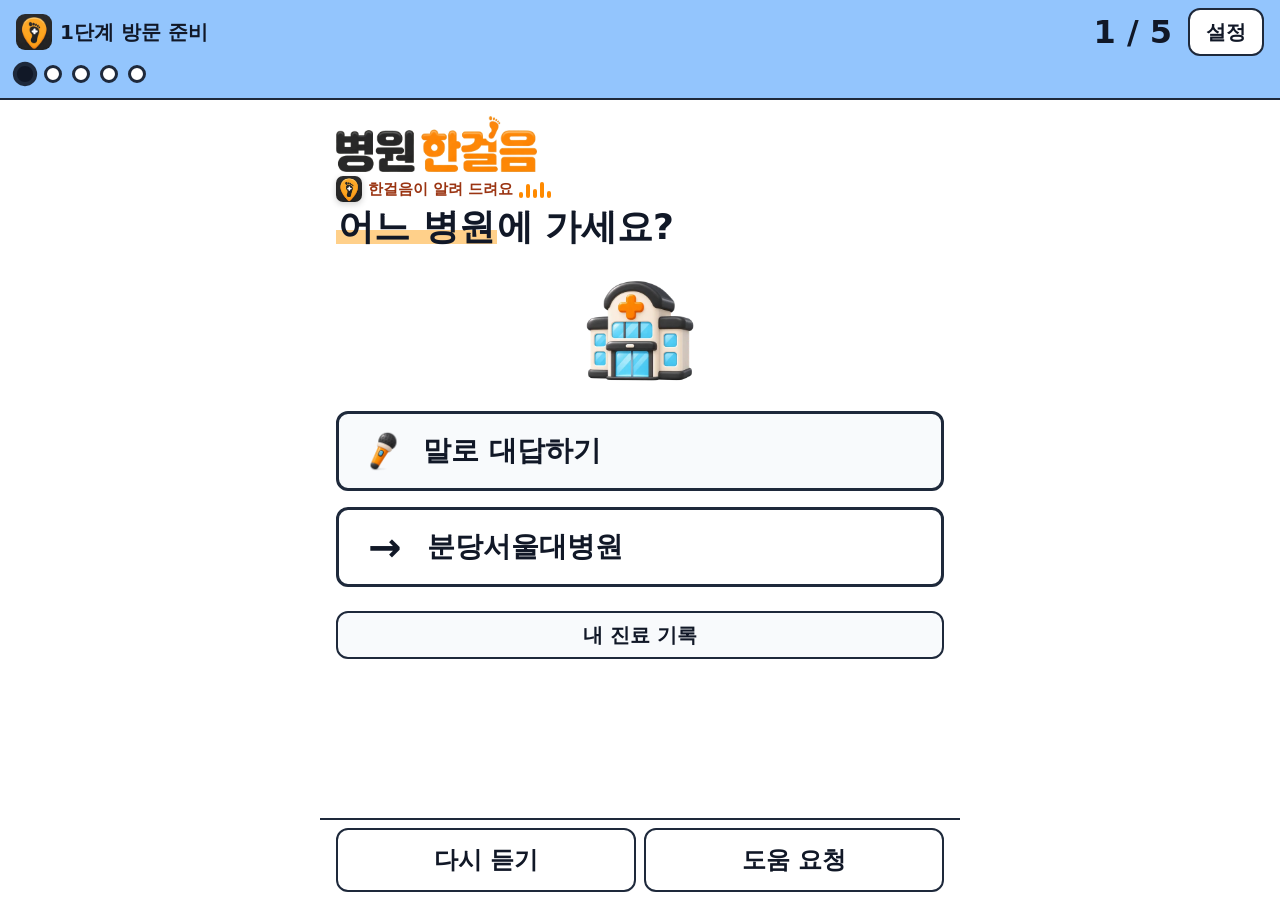
<file: index.html>
<!doctype html>
<html lang="ko" data-screen="prepare">
<head>
  <meta charset="utf-8">
  <meta name="viewport" content="width=device-width, initial-scale=1, viewport-fit=cover">
  <title>병원한걸음</title>
  <meta name="theme-color" content="#2d2f2f">
  <meta name="apple-mobile-web-app-title" content="병원한걸음">
  <link rel="icon" type="image/png" sizes="32x32" href="img/favicon-32.png">
  <link rel="icon" type="image/png" sizes="96x96" href="img/icon-96.png">
  <link rel="apple-touch-icon" href="img/apple-touch-icon.png">
  <link rel="manifest" href="manifest.webmanifest">
  <link rel="stylesheet" href="style.css?v=2026-11-28.2145">
  <script type="importmap">
{
  "imports": {
    "./config.js": "./config.js?v=2026-11-28.2145",
    "./js/alight.js": "./js/alight.js?v=2026-11-28.2145",
    "./js/app.js": "./js/app.js?v=2026-11-28.2145",
    "./js/areamap.js": "./js/areamap.js?v=2026-11-28.2145",
    "./js/arrival.js": "./js/arrival.js?v=2026-11-28.2145",
    "./js/arrow2d.js": "./js/arrow2d.js?v=2026-11-28.2145",
    "./js/arrow3d.js": "./js/arrow3d.js?v=2026-11-28.2145",
    "./js/clips.js": "./js/clips.js?v=2026-11-28.2145",
    "./js/compass.js": "./js/compass.js?v=2026-11-28.2145",
    "./js/contrast.js": "./js/contrast.js?v=2026-11-28.2145",
    "./js/floor.js": "./js/floor.js?v=2026-11-28.2145",
    "./js/help.js": "./js/help.js?v=2026-11-28.2145",
    "./js/ics.js": "./js/ics.js?v=2026-11-28.2145",
    "./js/intent.js": "./js/intent.js?v=2026-11-28.2145",
    "./js/keyplace.js": "./js/keyplace.js?v=2026-11-28.2145",
    "./js/korean.js": "./js/korean.js?v=2026-11-28.2145",
    "./js/listen.js": "./js/listen.js?v=2026-11-28.2145",
    "./js/navarrow.js": "./js/navarrow.js?v=2026-11-28.2145",
    "./js/notes-flow.js": "./js/notes-flow.js?v=2026-11-28.2145",
    "./js/notes-listen.js": "./js/notes-listen.js?v=2026-11-28.2145",
    "./js/notes-store.js": "./js/notes-store.js?v=2026-11-28.2145",
    "./js/notes-ui.js": "./js/notes-ui.js?v=2026-11-28.2145",
    "./js/notes.js": "./js/notes.js?v=2026-11-28.2145",
    "./js/notices.js": "./js/notices.js?v=2026-11-28.2145",
    "./js/paper.js": "./js/paper.js?v=2026-11-28.2145",
    "./js/photo-store.js": "./js/photo-store.js?v=2026-11-28.2145",
    "./js/pictos.js": "./js/pictos.js?v=2026-11-28.2145",
    "./js/route.js": "./js/route.js?v=2026-11-28.2145",
    "./js/sim.js": "./js/sim.js?v=2026-11-28.2145",
    "./js/storage.js": "./js/storage.js?v=2026-11-28.2145",
    "./js/version.js": "./js/version.js?v=2026-11-28.2145",
    "./js/voice.js": "./js/voice.js?v=2026-11-28.2145",
    "./js/zoom.js": "./js/zoom.js?v=2026-11-28.2145"
  }
}
  </script>
</head>
<body>
  <header class="top">
    <div class="top-row">
      <img class="top-icon" src="img/icon-96.png" alt="" width="36" height="36">
      <span id="stage-pill" class="pill">1단계 방문 준비</span>
      <span id="progress" class="progress" aria-live="polite"></span>
      <button id="btn-settings" class="btn small" type="button" aria-label="설정 열기">설정</button>
    </div>
    <div id="dots" class="dots" aria-hidden="true"></div>
  </header>

  <main id="main" class="main" tabindex="-1">
    <div id="brand" class="brand" hidden><img src="img/wordmark.png" alt="병원한걸음" width="573" height="160"></div>
    <div id="instr-line" class="instr-line" aria-hidden="true" hidden><img src="img/icon-96.png" alt="" width="34" height="34"><span class="instr-label">한걸음이 알려 드려요</span><span class="speaking-bars"><i></i><i></i><i></i><i></i><i></i></span></div>
    <div id="live" aria-live="polite" aria-atomic="true"><h1 id="instruction" class="instruction"></h1></div>
    <div id="screen"></div>
    <noscript><p class="instruction">이 앱은 자바스크립트가 필요해요.</p></noscript>
  </main>

  <nav class="bar" aria-label="공통 버튼">
    <div class="bar-row">
      <button id="btn-replay" class="btn" type="button">다시 듣기</button>
      <button id="btn-help" class="btn" type="button">도움 요청</button>
    </div>
    <button id="btn-primary" class="btn primary" type="button">→ 다음</button>
  </nav>

  <div id="overlay-help" class="overlay help" hidden></div>
  <div id="overlay-ask" class="overlay help" hidden></div>
  <div id="overlay-companion" class="overlay" hidden></div>
  <div id="overlay-settings" class="overlay" hidden></div>

  <script type="module" src="js/app.js?v=2026-11-28.2145"></script>
</body>
</html>
</file>
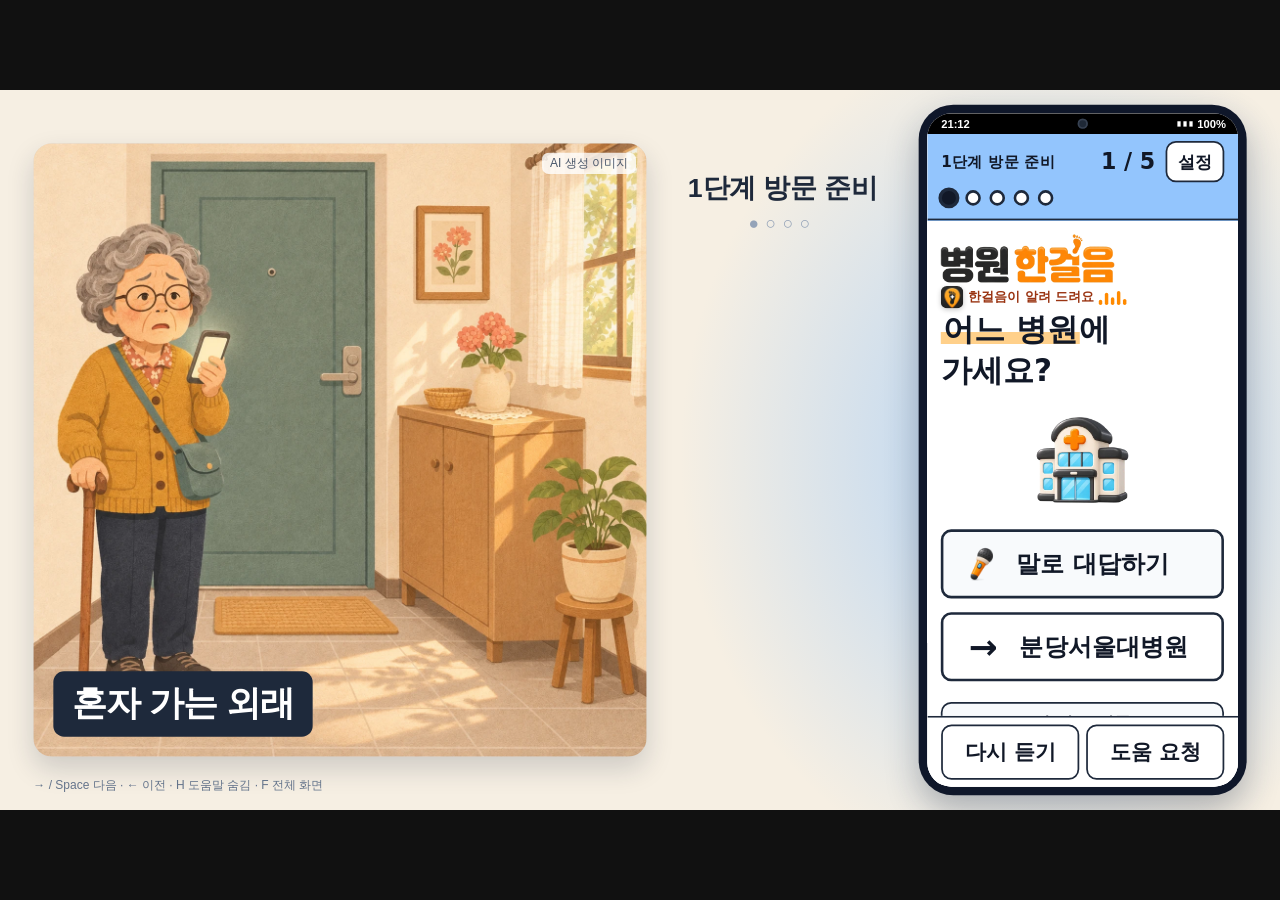
<file: demo/stage.html>
<!doctype html>
<html lang="ko">
<head>
<meta charset="utf-8">
<meta name="viewport" content="width=device-width, initial-scale=1">
<title>병원한걸음 실시간 시연</title>
<!-- Live demo stage: the film's layout (situation picture + caption on the left) with the REAL web app running inside a
     Galaxy-sized phone frame on the right. The presenter operates the app with the mouse and moves the left side on
     with the arrow keys; the app is never reloaded when the picture changes.
     Phone size: Galaxy S24 web viewport 360x780 CSS px by default; ?w=412&h=915 etc. overrides it, ?app=<url> changes the app.
     Served from the app's own site (demo/stage.html) the page can read the app screen, so the picture follows the app by
     itself; opened from a file it cannot (browser same-origin rule) and only the arrow keys move it. -->
<style>
  :root { --ink: #1E293B; --paper: #F6EFE3; --tint: #93C5FD; }
  html, body { margin: 0; height: 100%; background: #111; overflow: hidden; font-family: "Malgun Gothic", "Apple SD Gothic Neo", "Noto Sans KR", sans-serif; }
  #stage { position: absolute; left: 0; top: 0; width: 1920px; height: 1080px; transform-origin: 0 0; background: var(--paper); overflow: hidden; }
  #glow { position: absolute; right: -200px; top: -100px; width: 1100px; height: 1300px; background: radial-gradient(closest-side, color-mix(in srgb, var(--tint) 70%, transparent), transparent); transition: background .6s; }
  #pics { position: absolute; left: 50px; top: 80px; width: 920px; height: 920px; border-radius: 28px; overflow: hidden; box-shadow: 0 18px 40px rgba(30,41,59,.18); background: #ddd; }
  #pics img { position: absolute; inset: 0; width: 100%; height: 100%; object-fit: cover; opacity: 0; transition: opacity .45s; }
  #pics img.on { opacity: 1; }
  #pics img.crop { transform: scale(1.15); transform-origin: 0 100%; }
  #ai { position: absolute; right: 16px; top: 14px; padding: 4px 12px; border-radius: 10px; background: rgba(255,255,255,.8); font-size: 18px; color: #475569; z-index: 2; }
  #cap { position: absolute; left: 30px; bottom: 30px; max-width: 860px; padding: 14px 28px; border-radius: 16px; background: var(--ink); color: #fff; font-size: 52px; font-weight: 800; letter-spacing: -1px; z-index: 2; transition: opacity .3s; }
  #phase { position: absolute; left: 975px; width: 400px; top: 120px; text-align: center; font-size: 40px; font-weight: 800; color: var(--ink); }
  #dots { position: absolute; left: 975px; width: 400px; top: 185px; text-align: center; font-size: 26px; letter-spacing: 10px; color: #94A3B8; }
  #phone { position: absolute; background: #0F172A; border-radius: 52px; box-shadow: 0 22px 50px rgba(30,41,59,.3); }
  #screen { position: absolute; overflow: hidden; border-radius: 36px; background: #fff; }
  #screen iframe { position: absolute; left: 0; border: 0; transform-origin: 0 0; display: block; }
  #status { position: absolute; left: 0; top: 0; background: #000; color: #fff; transform-origin: 0 0; font-size: 13px; font-weight: 600; }
  #status span { position: absolute; top: 5px; }
  #punch { position: absolute; width: 12px; height: 12px; border-radius: 50%; background: #1f2937; box-shadow: inset 0 0 0 2px #374151; top: 6px; }
  #help { position: absolute; left: 50px; bottom: 26px; font-size: 18px; color: #64748B; }
  body.clean #help { display: none; }
</style>
</head>
<body>
<div id="stage">
  <div id="glow"></div>
  <div id="pics"><span id="ai">AI 생성 이미지</span><div id="cap"></div></div>
  <div id="phase"></div><div id="dots"></div>
  <div id="phone"><div id="screen"><div id="status"><span id="clock" style="left:16px">9:41</span><div id="punch"></div><span style="right:14px">▮▮▮ 100%</span></div><iframe id="app" allow="geolocation; accelerometer; gyroscope; magnetometer; autoplay"></iframe></div></div>
  <div id="help">→ / Space 다음 · ← 이전 · H 도움말 숨김 · F 전체 화면</div>
</div>
<script>
// cards: same pictures and captions as the film (plan.json)
const SEGS = [
  { phase: '1단계 방문 준비', color: '#93C5FD', cards: [['s1', '혼자 가는 외래'], ['s1b', '한 화면에 질문 하나']] },
  { phase: '2단계 이동 안내', color: '#6EE7B7', cards: [['s2b', '지금 할 일 하나'], ['s2b', '몸을 돌리면 화살표도 돈다']] },
  { phase: '3단계 병원 안', color: '#FDE047', cards: [['s3lobby', '다음 갈 곳을 지도로'], ['s5', '선생님께 보여 드리기'], ['s3b', '처방전은 사진으로 보관']] },
  { phase: '4단계 돌아와서', color: '#FDBA74', cards: [['s2', '돌아가는 길까지'], ['s4', '미금역까지 안내 끝'], ['s6', '병원 문자를 정리해요'], ['s6', '다음 예약 날짜'], ['s7', '달력에 넣으면 휴대폰이 알려 줘요']] },
];
const CROP = { s2b: true };   // the film crops s2b so a Seoul landmark the generator added stays out of frame
const q = new URLSearchParams(location.search);
const VW = +q.get('w') || 360, VH = +q.get('h') || 780;          // phone web viewport in CSS px (Galaxy S24 default)
const SAME_SITE = /\/demo\/[^/]*$/.test(location.pathname) && location.protocol.startsWith('http');
const APP = q.get('app') || (SAME_SITE ? '../index.html' : 'https://titoliviomilazzo.github.io/hospital-step/');
const IMG_DIR = q.get('img') || 'img/';

// phone: screen fills 1010 px of the 1080 stage height; the app keeps its true viewport and is scaled up to fit
const SB = 24;                                                  // Android status bar (CSS px) with the punch-hole camera
const BEZ = 13, SH = 1010, K = SH / VH, SW = Math.round(VW * K);
const PW = SW + 2 * BEZ, PH = SH + 2 * BEZ, PX = 1920 - 50 - PW, PY = (1080 - PH) / 2;
const $ = id => document.getElementById(id);
Object.assign($('phone').style, { left: PX + 'px', top: PY + 'px', width: PW + 'px', height: PH + 'px' });
Object.assign($('screen').style, { left: BEZ + 'px', top: BEZ + 'px', width: SW + 'px', height: SH + 'px' });
Object.assign($('status').style, { width: VW + 'px', height: SB + 'px', transform: `scale(${K})` });
Object.assign($('app').style, { top: SB * K + 'px', width: VW + 'px', height: VH - SB + 'px', transform: `scale(${K})` });
$('punch').style.left = VW / 2 - 6 + 'px';
const tick = () => { const d = new Date(); $('clock').textContent = d.getHours() + ':' + String(d.getMinutes()).padStart(2, '0'); }; tick(); setInterval(tick, 10000);
$('phase').style.left = $('dots').style.left = (970 + (PX - 970) / 2 - 200) + 'px';
$('app').src = APP;

// pictures
const flat = SEGS.flatMap((s, si) => s.cards.map(([img, cap]) => ({ si, img, cap })));
const els = {};
for (const name of new Set(flat.map(c => c.img))) {
  const im = new Image(); im.src = IMG_DIR + name + '.webp'; if (CROP[name]) im.className = 'crop'; $('pics').insertBefore(im, $('ai')); els[name] = im;
}
let i = 0;
function show() {
  const c = flat[i], s = SEGS[c.si];
  for (const k in els) els[k].classList.toggle('on', k === c.img);
  $('cap').textContent = c.cap;
  $('phase').textContent = s.phase;
  $('dots').textContent = SEGS.map((_, k) => k === c.si ? '●' : '○').join('');
  document.documentElement.style.setProperty('--tint', s.color);
}
function fit() { const k = Math.min(innerWidth / 1920, innerHeight / 1080); const st = $('stage').style; st.transform = `scale(${k})`; st.left = (innerWidth - 1920 * k) / 2 + 'px'; st.top = (innerHeight - 1080 * k) / 2 + 'px'; }
addEventListener('resize', fit); fit(); show();
// keys work while the stage has focus; after clicking inside the app, click the picture once to give the keys back
function onKey(e) {
  if (['ArrowRight', ' ', 'PageDown'].includes(e.key)) { i = Math.min(flat.length - 1, i + 1); show(); e.preventDefault(); }
  else if (['ArrowLeft', 'PageUp'].includes(e.key)) { i = Math.max(0, i - 1); show(); e.preventDefault(); }
  else if (e.key === 'h' || e.key === 'H') document.body.classList.toggle('clean');
  else if (e.key === 'f' || e.key === 'F') (document.fullscreenElement ? document.exitFullscreen() : document.documentElement.requestFullscreen());
}
addEventListener('keydown', onKey);
// after a click inside the app the keys go to the app: on the same site, pass the page keys (not Space, which presses app buttons) back up
$('app').addEventListener('load', () => { try { $('app').contentWindow.addEventListener('keydown', e => { if (['ArrowRight', 'ArrowLeft', 'PageDown', 'PageUp'].includes(e.key)) onKey(e); }); } catch (err) { /* other site */ } });
// follow the app: read its stage label and screen, pick the matching card; a manual key press holds until the app moves on
const CARD = Object.fromEntries(flat.map((c, k) => [c.cap, k]));
function cardFor(d) {
  const vis = sel => { const e = d.querySelector(sel); return Boolean(e && e.offsetParent); };
  const pill = (d.getElementById('stage-pill')?.innerText || '').trim();
  const prog = (d.getElementById('progress')?.innerText || '').replace(/\s/g, '');
  const head = [...d.querySelectorAll('h1, h2')].filter(e => e.offsetParent).map(e => e.innerText).join(' ');
  const buttons = [...d.querySelectorAll('button')].filter(e => e.offsetParent).map(e => e.innerText).join(' ');
  const text = d.body.innerText;
  if (head.includes('사진') && pill.includes('기록')) return '처방전은 사진으로 보관';
  if (pill.startsWith('1단계')) return prog.startsWith('1/') ? '혼자 가는 외래' : '한 화면에 질문 하나';
  if (pill.startsWith('2단계')) return vis('#btn-compass') ? '몸을 돌리면 화살표도 돈다' : '지금 할 일 하나';
  if (pill.startsWith('3단계')) {
    if (d.body.classList.contains('modal-open')) return '선생님께 보여 드리기';
    return vis('#btn-rx-photo') ? '처방전은 사진으로 보관' : '다음 갈 곳을 지도로';
  }
  if (pill.startsWith('4단계')) return vis('#btn-arrived-paste') ? '미금역까지 안내 끝' : '돌아가는 길까지';
  if (pill.includes('기록')) {
    if (buttons.includes('달력에 넣기')) return '달력에 넣으면 휴대폰이 알려 줘요';
    if (text.includes('다음에 오는 날') || text.includes('약 드시는 법')) return '다음 예약 날짜';
    return '병원 문자를 정리해요';
  }
  return null;
}
let lastAuto = null;
setInterval(() => {
  let d; try { d = $('app').contentDocument; } catch (e) { return; }   // other site: no access, manual only
  if (!d || !d.body) return;
  const cap = cardFor(d);
  if (cap && cap !== lastAuto && cap in CARD) { lastAuto = cap; i = CARD[cap]; show(); }
}, 300);
$('pics').addEventListener('click', () => { i = Math.min(flat.length - 1, i + 1); show(); });
</script>
</body>
</html>
</file>
<file: style.css>
/* Large-screen easy mode. One question or one action per screen, huge text, a few huge buttons.
   White page, dark navy text. The stage accent colour appears only in the header band and on the
   primary button. The bottom bar is one element, so its geometry is the same on every screen.
   Touch targets are at least 44x44 CSS px; answer buttons are at least 80px tall.
   Colour values are checked against WCAG contrast by tests/contrast.test.mjs (keep in sync with
   app/js/contrast.js). */
:root {
  --ink: #111827;
  --line: #1e293b;
  --bg: #ffffff;
  --card: #f8fafc;
  --muted: #475569;
  --accent: #93c5fd; /* prepare */
  --top-h: 100px;
  --bar-h: 168px;
  --fs: 1.25rem;
  --fs-instr: 36px;
}
:root[data-screen="travel"] { --accent: #6ee7b7; }
:root[data-screen="indoor"] { --accent: #fde047; }
:root[data-screen="return"] { --accent: #fdba74; }
:root.large { --fs: 1.5rem; --fs-instr: 44px; }

* { box-sizing: border-box; }
html, body { margin: 0; height: 100%; }
body {
  font-family: system-ui, -apple-system, "Segoe UI", "Malgun Gothic", "Apple SD Gothic Neo", sans-serif;
  font-size: var(--fs);
  line-height: 1.5;
  color: var(--ink);
  background: var(--bg);
}
body.modal-open { overflow: hidden; }

/* Header band: stage pill, large progress and one dot per step. */
.top {
  position: fixed; top: 0; left: 0; right: 0; z-index: 10;
  min-height: var(--top-h); padding: 8px 16px 10px;
  display: flex; flex-direction: column; gap: 6px;
  background: var(--accent);
  border-bottom: 2px solid var(--line);
}
.top-row { display: flex; align-items: center; gap: 8px; min-height: 48px; }
.pill { font-weight: 800; font-size: 1.25rem; }
.top-icon { width: 36px; height: 36px; border-radius: 9px; flex: none; }
.pill, .progress, #btn-settings { white-space: nowrap; }
/* Wordmark on the first question screen only; the app name is not repeated on later screens. */
.brand { margin: 4px 0 0; }
.brand img { display: block; width: auto; height: 56px; max-width: 100%; object-fit: contain; object-position: left; }
.progress { margin-left: auto; font-size: 2rem; font-weight: 900; line-height: 1; }
#btn-settings { margin-left: 8px; }
.progress:empty + #btn-settings { margin-left: auto; }
.dots { display: flex; gap: 10px; align-items: center; min-height: 24px; }
.dot {
  width: 18px; height: 18px; border-radius: 50%;
  background: #fff; border: 3px solid var(--line);
}
.dot.done { background: var(--ink); }
.dot.current { background: var(--ink); transform: scale(1.35); }

.main {
  max-width: 640px; margin: 0 auto;
  padding: calc(var(--top-h) + 12px) 16px calc(var(--bar-real, var(--bar-h)) + 24px);
  outline: none;
}
.stack { display: flex; flex-direction: column; gap: 16px; }
.instruction {
  font-size: var(--fs-instr); line-height: 1.3; margin: 8px 0 12px; font-weight: 800;
  word-break: keep-all; overflow-wrap: break-word;
}
/* Header line above the instruction on route and prepare screens: app icon, label, speaking bars (decorative). */
.instr-line { display: flex; align-items: center; gap: 8px; margin: 8px 0 4px; }
.instr-line[hidden] { display: none; }
/* Prepare screens: compact variant (small icon and label, tight margins) so the answers stay above the bar. */
.instr-line.compact { margin: 4px 0 2px; gap: 6px; }
.instr-line.compact img { width: 26px; height: 26px; border-radius: 7px; }
.instr-line.compact .instr-label { font-size: 15px; }
.instr-line.compact:not([hidden]) + #live .instruction { margin-top: 2px; }
.instr-line img { width: 34px; height: 34px; border-radius: 9px; box-shadow: 0 2px 6px rgba(0,0,0,.2); }
.instr-label { font-size: 17px; font-weight: 800; color: #9a3412; }
.speaking-bars { display: inline-flex; align-items: flex-end; gap: 3px; height: 18px; }
.speaking-bars i { display: block; width: 4px; height: 8px; border-radius: 2px; background: #FF8A00; }
.speaking-bars i:nth-child(1) { height: 6px; }
.speaking-bars i:nth-child(2) { height: 14px; }
.speaking-bars i:nth-child(3) { height: 9px; }
.speaking-bars i:nth-child(4) { height: 16px; }
.speaking-bars i:nth-child(5) { height: 7px; }
/* The bars pulse only while the app is playing a spoken sentence (voice.js sets html.speaking). */
:root.speaking .speaking-bars i { animation: speak-pulse 0.9s ease-in-out infinite alternate; }
:root.speaking .speaking-bars i:nth-child(2) { animation-delay: -0.2s; }
:root.speaking .speaking-bars i:nth-child(3) { animation-delay: -0.45s; }
:root.speaking .speaking-bars i:nth-child(4) { animation-delay: -0.1s; }
:root.speaking .speaking-bars i:nth-child(5) { animation-delay: -0.6s; }
@keyframes speak-pulse { from { transform: scaleY(0.45); } to { transform: scaleY(1.15); } }
.speaking-bars i { transform-origin: bottom; }
.instr-key { background: linear-gradient(transparent 58%, #FFD08A 58%, #FFD08A 92%, transparent 92%); padding: 0 2px; }
.instruction.compact { font-size: 26px; line-height: 1.25; margin: 0 0 6px; }
:root.large .instruction.compact { font-size: 32px; }
h2 { font-size: 1.1em; margin: 0 0 8px; }
.muted { color: var(--muted); margin: 4px 0; font-size: 20px; }
.note { margin: 4px 0; font-size: 20px; font-weight: 700; }
.warn { font-weight: 700; font-size: 22px; }

.btn {
  min-height: 48px; min-width: 48px; padding: 8px 16px;
  font: inherit; font-weight: 700; color: var(--ink);
  background: #fff; border: 2px solid var(--line); border-radius: 12px;
  cursor: pointer; text-align: center; text-decoration: none;
  display: inline-flex; align-items: center; justify-content: center;
}
.btn:disabled { opacity: 0.5; cursor: not-allowed; }
.btn:focus-visible, summary:focus-visible, input:focus-visible, textarea:focus-visible { outline: 3px solid #1d4ed8; outline-offset: 2px; }
.btn.small { min-height: 48px; min-width: 48px; padding: 4px 16px; font-size: 20px; }
.btn.wide { width: 100%; }
.btn.ghost { background: var(--card); }
.btn.primary { background: var(--accent); }
.btn.link { background: var(--accent); }
.btn.secondary { width: 100%; min-height: 72px; font-size: 24px; background: var(--card); }

/* Question screens: full-width answer buttons with a big leading symbol. */
.answers { display: flex; flex-direction: column; gap: 12px; }
.btn.answer {
  width: 100%; min-height: 80px; padding: 12px 20px; gap: 16px;
  font-size: 28px; line-height: 1.2; justify-content: flex-start; text-align: left; border-width: 3px;
}
.btn.answer .sym { font-size: 40px; line-height: 1; width: 1.3em; text-align: center; flex: 0 0 auto; }
.btn.answer .answer-text { flex: 1; min-width: 0; overflow-wrap: anywhere; }
.btn.answer.selected { border-width: 6px; }
.btn.answer.talk-btn { background: var(--card); }
:root.large .btn.answer { font-size: 32px; }
.typed { display: flex; flex-direction: column; gap: 8px; }

/* Confirm screen: four big rows, each with [수정]. */
.confirm-rows { display: flex; flex-direction: column; gap: 12px; }
.confirm-row {
  display: flex; align-items: center; gap: 12px; min-height: 80px;
  border: 2px solid var(--line); border-radius: 12px; padding: 8px 12px;
}
.confirm-text { flex: 1; min-width: 0; display: flex; flex-direction: column; }
.confirm-label { font-size: 20px; color: var(--muted); font-weight: 700; }
.confirm-value { font-size: 28px; font-weight: 800; line-height: 1.25; overflow-wrap: anywhere; }
.confirm-value.unknown { color: var(--muted); }
.edit-btn { min-height: 64px; min-width: 88px; font-size: 24px; flex: 0 0 auto; }

/* Question screens: a hero illustration above the choices. Its height grows with the screen height
   (see --hero-h below: 100vh - 592px, clamped to 72..132px) so the answer buttons stay above the bar. The 592 is the
   old 568 plus 24px for the compact prepare header line (4px top margin + 26px icon + 2px gap, minus the 8px
   instruction top margin it replaces). At 664px tall the formula gives exactly 72px, the minimum, so the hero is
   72px (it was 96px before the header line); the answers sit about where they did before the line. */
.hero { display: flex; justify-content: center; align-items: center; gap: 12px; }
.hero svg { height: var(--hero-h, 96px); width: auto; aspect-ratio: 1 / 1; max-width: 45%; flex: 0 1 auto; }
/* Compact on every question screen: the answer buttons must stay above the bar on small phones. */
.hero svg { --hero-h: clamp(72px, calc(100vh - 592px), 132px); }
@supports (height: 100dvh) { .hero svg { --hero-h: clamp(72px, calc(100dvh - 592px), 132px); } }
.hero-mobility { display: none; } /* the three answer buttons already carry the walker and wheelchair icons */
/* Short phones (iPhone SE + browser chrome): drop the hero and the dots, the progress number stays. */
@media (max-height: 640px) {
  :root { --top-h: 68px; }
  .hero, .dots { display: none; }
  /* Bus ride screens (get-off alert): tighter vertical rhythm so the whole alert panel, down to
     [알림 끄기], sits above the bar at scroll 0. The explanatory note is dropped before the alert
     is on; the button and the browser's own location prompt say the same. */
  .main { padding-top: calc(var(--top-h) + 6px); }
  #live { margin-bottom: 4px; }
  .instr-line { margin: 0 0 2px; gap: 6px; }
  .instr-line img { width: 26px; height: 26px; border-radius: 7px; }
  .instr-label { font-size: 15px; }
  .instruction.compact { margin: 0 0 2px; line-height: 1.2; }
  .stack { gap: 12px; }
  .alight .note { display: none; }
}
.has-heard .hero { display: none; } /* the heard-text box takes the room, so every choice stays reachable */
.heard { gap: 4px; padding: 8px 12px; }
.heard-head { display: flex; align-items: center; justify-content: space-between; gap: 8px; flex-wrap: wrap; }
.heard-head .muted { margin: 0; }
.heard .quote { font-size: 22px; }
.btn.answer .sym.icon { width: 48px; height: 48px; }
.btn-icon { display: block; width: 48px; height: 48px; }

/* Get-off alert panel on the bus screen. */
.alight { align-items: stretch; gap: 6px; padding: 8px 12px; }
.alight .btn.secondary { min-height: 72px; }
.alight .note { line-height: 1.3; }
.alight-status { margin: 0; font-size: 28px; font-weight: 800; line-height: 1.25; text-align: center; }
.alight-banner {
  margin: 0; padding: 16px; font-size: 32px; line-height: 1.3; font-weight: 900; text-align: center;
  background: var(--bg); border: 8px solid var(--line); border-radius: 12px; word-break: keep-all;
}
.alight-banner.early { border-style: dashed; }
.alight-banner.off { background: var(--card); font-size: 24px; font-weight: 800; border-width: 2px; }

.picto-box.compact { width: min(100%, 130px); }
.picto-box.compact .arrow-svg, .picto-box.compact .arrow-holder canvas { width: min(110px, 100%); }
.picto-box.compact .picto-caption { font-size: 20px; }

.arrival-text { margin: 0; font-size: 28px; font-weight: 800; text-align: center; }

/* Checklist screen. */
.items { display: flex; flex-direction: column; gap: 16px; }
.item-row {
  display: flex; align-items: center; gap: 16px;
  border: 2px solid var(--line); border-radius: 12px; padding: 12px 16px;
}
.picto-item { width: 104px; height: 78px; flex: 0 0 auto; }
.item-name { font-size: 28px; font-weight: 800; line-height: 1.25; overflow-wrap: anywhere; }

.card {
  background: var(--card); border: 2px solid var(--line); border-radius: 12px;
  padding: 12px 16px; display: flex; flex-direction: column; gap: 8px;
}
.quote { margin: 0; font-weight: 700; font-size: 24px; overflow-wrap: anywhere; }
.badge {
  align-self: flex-start; padding: 2px 12px; font-weight: 800; font-size: 20px;
  background: #fff; border: 2px solid var(--line); border-radius: 999px;
}
.reask { margin: 0; font-weight: 800; font-size: 24px; }
.check { display: flex; align-items: center; gap: 12px; min-height: 44px; }
.check input, .radio input { width: 24px; height: 24px; margin: 0; }
.radio-row { display: flex; gap: 16px; flex-wrap: wrap; }
.radio { display: flex; align-items: center; gap: 8px; min-height: 44px; }
.setting-title { font-weight: 700; margin: 8px 0 0; }

/* The one small [자세히] button at the bottom; sign text, detail, status and source live inside. */
details.more { border: 0; padding: 0; }
details.more > summary {
  width: fit-content; min-height: 48px; margin: 0 auto; padding: 4px 20px;
  display: flex; align-items: center; cursor: pointer; list-style: none;
  font-size: 20px; font-weight: 700;
  background: var(--card); border: 2px solid var(--line); border-radius: 12px;
}
details.more > summary::-webkit-details-marker { display: none; }
details.more[open] > summary { margin-bottom: 12px; }
.kv { display: flex; gap: 8px; padding: 2px 0; font-size: 20px; }
.kv-k { flex: 0 0 5.5em; font-weight: 700; }
.kv-v { flex: 1; overflow-wrap: anywhere; }
.summary { margin: 0; padding-left: 1.4em; font-size: 20px; }
.bottom-links { display: flex; flex-direction: column; gap: 12px; margin-top: 8px; }
.link-row { display: flex; gap: 12px; flex-wrap: wrap; justify-content: center; }

/* Travel and indoor screens: the picture box is the main thing on screen. */
.picto-box { width: 70%; max-width: 320px; margin: 0 auto; }
.picto { display: block; width: 100%; height: auto; }
.picto-box.arrow-mode { width: min(100%, 320px); display: flex; flex-direction: column; align-items: center; gap: 4px; }
.picto-box.done { width: 60%; max-width: 240px; }
.nav-dist { margin: 4px 0; font-size: 28px; font-weight: 800; text-align: center; }
.picto-caption { margin: 0; font-size: 28px; font-weight: 800; text-align: center; }
.sign-note { margin: 0; font-size: 24px; font-weight: 700; text-align: center; }
/* The arrow box is a square: 62vw up to 240px; on short screens 50vw up to 190px so it clears the bottom bar. */
/* app.js fitArrow() sets --arrow-size (120px up to the CSS size) so the arrow box clears the bar; without JS the CSS size applies. */
.arrow-holder { display: flex; flex-direction: column; align-items: center; justify-content: center; width: var(--arrow-size, min(62vw, 240px)); height: var(--arrow-size, min(62vw, 240px)); max-width: 100%; overflow: hidden; margin: 0 auto; }
.arrow-holder canvas { display: block; width: 100%; height: 100%; }
.arrow-svg { display: block; width: 100%; height: 100%; }
/* Bus points (waiting, riding) keep the former arrow size and place. */
.arrow-holder.legacy { width: 100%; height: auto; overflow: hidden; margin: 0; }
.arrow-holder.legacy canvas { aspect-ratio: 1 / 1; width: min(280px, 100%); height: auto; }
.arrow-holder.legacy .arrow-svg { width: min(280px, 100%); height: auto; }
/* Floor schematic (simulation mode, indoor points) and the real-mode facility number line. */
.floor-map { margin: 0; display: flex; flex-direction: column; gap: 6px; max-width: 100%; min-width: 0; }
#sim-panel:has(.floor-map) { padding: 8px 12px; min-width: 0; overflow: hidden; } /* more room for the plan on a 375 px phone */
.floor-svg { display: block; width: 100%; height: auto; max-width: 100%; }
.floor-now, .floor-next { margin: 0; font-size: 28px; font-weight: 800; line-height: 1.25; overflow-wrap: anywhere; }
.floor-caption { margin: 0; font-size: 20px; font-weight: 700; color: var(--muted); overflow-wrap: anywhere; }
.floor-ref { margin: 0; font-size: 24px; font-weight: 800; text-align: center; }
.mini-map { width: 100%; max-width: 240px; height: auto; align-self: center; }
#sim-panel { align-items: stretch; }
input[type="range"] { width: 100%; min-height: 44px; }
output { font-weight: 700; font-size: 20px; }

.bar {
  position: fixed; left: 0; right: 0; bottom: 0; z-index: 10;
  padding: 8px 16px calc(8px + env(safe-area-inset-bottom));
  display: flex; flex-direction: column; gap: 8px;
  background: #fff; border-top: 2px solid var(--line);
  max-width: 640px; margin: 0 auto;
}
.bar-row { display: grid; grid-template-columns: 1fr 1fr; gap: 8px; }
.bar .btn { width: 100%; min-height: 64px; font-size: 24px; }
.bar .primary { flex: 1; min-height: 80px; font-size: 28px; line-height: 1.2; }
/* No primary action on this screen: it takes no room, so the bar is a single row and nothing hides under it. */
.bar .primary.vacant { display: none; }

.overlay {
  position: fixed; inset: 0; z-index: 50; overflow-y: auto;
  background: rgba(17, 24, 39, 0.6);
  display: flex; align-items: flex-start; justify-content: center; padding: 16px;
}
.overlay[hidden] { display: none; }
.overlay.help { background: #fff; align-items: stretch; }
.overlay-card {
  width: 100%; max-width: 560px; background: #fff;
  border: 2px solid var(--line); border-radius: 12px; padding: 16px;
  display: flex; flex-direction: column; gap: 12px;
}
.overlay.help .overlay-card { max-width: none; min-height: 100%; border: 0; justify-content: center; }
.help-sentence { font-size: 44px; line-height: 1.35; font-weight: 800; margin: 0; word-break: keep-all; }
.help-line { font-size: 28px; margin: 0; }
.overlay .btn.wide { min-height: 72px; font-size: 24px; }
@media (orientation: landscape) {
  .overlay { padding: 8px; }
  .overlay.help .overlay-card { padding: 8px 16px; gap: 8px; }
}

textarea {
  width: 100%; min-height: 64px; padding: 8px 12px; font: inherit; color: var(--ink);
  border: 2px solid var(--line); border-radius: 12px; resize: vertical;
}

.sim-banner {
  position: sticky; top: var(--top-h); z-index: 5; margin: 0 0 8px; padding: 8px 12px;
  text-align: center; font-weight: 800; font-size: 20px; background: #fde047; color: var(--ink);
  border: 2px solid var(--line); border-radius: 8px;
}

#live { margin-bottom: 8px; }
#screen { min-width: 0; }

/* Walk points with a target: the arrow on the left, straight-line distance and target name on the right. */
.picto-box.nav-box { width: 100%; max-width: none; margin: 0; gap: 4px; }
.nav-row { display: flex; align-items: center; gap: 12px; width: 100%; }
/* With the big arrow the row stacks: arrow on top, distance and target name centred below it. */
.nav-row:has(.arrow-holder) { flex-direction: column; gap: 4px; }
.nav-row:has(.arrow-holder) .nav-side { align-items: center; }
.nav-row:has(.arrow-holder) .nav-dist, .picto-box .nav-row:has(.arrow-holder) .nav-side .picto-caption { text-align: center; }
.nav-notes { width: 100%; display: flex; flex-direction: column; gap: 2px; }
.nav-notes .note { margin: 0; text-align: center; }
.nav-pic { flex: 0 0 120px; width: 120px; }
.nav-pic .picto { width: 100%; height: auto; }
.nav-side { flex: 1; min-width: 0; display: flex; flex-direction: column; gap: 4px; }
.nav-row .nav-dist { margin: 0; font-size: 26px; text-align: left; }
.picto-box .nav-side .picto-caption { font-size: 22px; text-align: left; overflow-wrap: anywhere; }

/* Outdoor map (walk, wait for the bus, ride). */
.area-card { padding: 8px 12px; min-width: 0; overflow: hidden; align-items: stretch; }
.area-map { margin: 0; display: flex; flex-direction: column; gap: 6px; max-width: 100%; min-width: 0; }
.area-svg { display: block; width: 100%; height: auto; max-width: 100%; }
.area-caption { margin: 0; font-size: 18px; font-weight: 700; color: var(--muted); overflow-wrap: anywhere; }
.ride-count { margin: 0; font-size: 30px; font-weight: 900; line-height: 1.25; text-align: center; }
.ride-next { margin: 0; font-size: 22px; font-weight: 800; line-height: 1.25; text-align: center; }

/* Pinch-to-zoom (js/zoom.js): the frame clips the svg; one finger still scrolls the page at 1x. */
.zoom-host { touch-action: pan-y; }
.zoom-host[data-zoomed="1"] { touch-action: none; }
.zoom-frame { overflow: hidden; position: relative; max-width: 100%; }
.zoom-frame > svg { transform-origin: 0 0; will-change: transform; -webkit-user-select: none; user-select: none; }
.zoom-bar { display: flex; gap: 8px; margin: 6px 0 8px; }
.zoom-btn { flex: 1 1 0; min-height: 56px; padding: 8px 4px; font-size: 22px; background: var(--card); }

/* Visit notes: N0..N4 (ask, doctor consent, listening, summarising, one item per screen) and the
   record screens. Same rules as the rest: big text, buttons at least 56px, nothing under the bar. */
.notes-hero { display: flex; justify-content: center; }
.notes-hero svg { height: 72px; width: auto; aspect-ratio: 1 / 1; }
.notes-tight { gap: 10px; }
.notes-duo { display: grid; grid-template-columns: 1fr 1.7fr; gap: 8px; }
.notes-duo .notes-btn { min-height: 88px; font-size: 26px; padding: 8px 4px; }
.notes-trio { display: grid; grid-template-columns: repeat(3, 1fr); gap: 8px; }
.notes-trio .notes-btn { white-space: nowrap; }
.notes-trio .notes-btn { min-height: 72px; font-size: 24px; padding: 8px 4px; }
@media (max-width: 380px) { .notes-trio .notes-btn { font-size: 20px; } }
.notes-btn { width: 100%; min-height: 72px; font-size: 28px; line-height: 1.2; border-width: 3px; word-break: keep-all; }
.notes-btn.lead { min-height: 88px; }
.notes-btn.stop { min-height: 96px; font-size: 36px; border-width: 6px; }
.notes-btn:disabled { opacity: 0.5; }
.notes-pair { display: grid; grid-template-columns: 1fr 1fr; gap: 8px; }
.notes-pair .notes-btn { min-height: 64px; font-size: 24px; padding: 8px 4px; }
.notes-big { margin: 0; font-size: 28px; font-weight: 800; line-height: 1.3; word-break: keep-all; overflow-wrap: break-word; }
.notes-final { text-align: center; }
.notes-points { margin: 0; padding-left: 1.2em; font-size: 22px; font-weight: 700; line-height: 1.4; }
.notes-disclaimer { margin: 4px 0 0; font-size: 20px; font-weight: 700; color: var(--muted); text-align: center; }
.notes-hint { margin: 0; font-size: 20px; font-weight: 700; line-height: 1.25; }
.notes-band {
  margin: 0; padding: 2px 12px; text-align: center; font-weight: 800; font-size: 20px; line-height: 1.3;
  background: #fde047; border: 2px solid var(--line); border-radius: 8px;
}
.rec-bar {
  position: sticky; top: var(--top-h); z-index: 5; display: flex; align-items: center; gap: 12px;
  padding: 6px 12px; background: #fff; border: 3px solid var(--line); border-radius: 12px;
  font-size: 26px; font-weight: 900;
}
.rec-tag { margin-left: auto; padding: 2px 10px; font-size: 20px; font-weight: 800; background: #fde047; border: 2px solid var(--line); border-radius: 999px; }
.rec-dot { width: 24px; height: 24px; border-radius: 50%; background: #6b7280; flex: 0 0 auto; }
.rec-bar.live .rec-dot { background: #dc2626; animation: rec-blink 1s steps(2, start) infinite; }
@keyframes rec-blink { 50% { opacity: 0.25; } }
.notes-text {
  min-height: 64px; max-height: 15vh; overflow-y: auto; padding: 8px 12px; background: var(--card);
  border: 2px solid var(--line); border-radius: 12px; font-size: 26px; font-weight: 700; line-height: 1.35;
}
.notes-text p { margin: 0 0 6px; overflow-wrap: anywhere; }
.note-head { display: flex; align-items: center; gap: 12px; }
.note-pic { width: 56px; height: 56px; flex: 0 0 auto; }
.note-title { font-size: 28px; font-weight: 900; line-height: 1.2; }
.note-pos { margin-left: auto; font-size: 20px; font-weight: 800; }
.note-source { margin: 0; font-size: 20px; font-weight: 700; color: var(--muted); overflow-wrap: anywhere; }
.rec-items { margin: 0; padding: 0; list-style: none; display: flex; flex-direction: column; gap: 12px; }
.rec-item { display: flex; flex-direction: column; gap: 6px; }
.rec-item-text { margin: 0; font-size: 26px; font-weight: 800; line-height: 1.3; overflow-wrap: anywhere; }
.rec-item-text .badge { margin-left: 8px; vertical-align: middle; }
.rec-card { gap: 12px; }
.notes-btn.cal { min-height: 64px; font-size: 24px; }
.card-replay { align-self: flex-start; }
.date-input, .time-input {
  min-height: 56px; padding: 4px 12px; font: inherit; font-size: 24px; font-weight: 700; color: var(--ink);
  border: 2px solid var(--line); border-radius: 12px; background: #fff;
}
.time-row { display: flex; align-items: center; gap: 12px; }
.time-label { font-size: 26px; font-weight: 800; flex: 0 0 5.5em; }
.share-preview { margin: 0; white-space: pre-wrap; overflow-wrap: anywhere; font: inherit; font-size: 22px; font-weight: 700; line-height: 1.5; }
.notes-transcript { font-size: 22px; line-height: 1.7; white-space: pre-wrap; overflow-wrap: anywhere; }
.notes-transcript mark { background: #fde047; color: var(--ink); padding: 0 2px; }
.notes-rec { justify-content: space-between; }
.clear-notes { display: flex; flex-direction: column; gap: 8px; margin-top: 8px; }
/* Short phones: the pictures give way so the buttons stay above the bar. */
@media (max-height: 640px) {
  .notes-hero { display: none; }
  .note-pic { width: 48px; height: 48px; }
  .notes-btn.lead { min-height: 72px; }
  .notes-btn.stop { min-height: 80px; font-size: 32px; }
  .notes-text { max-height: 15vh; min-height: 56px; font-size: 22px; }
  .notes-points { font-size: 20px; line-height: 1.3; }
  .notes-duo .notes-btn { min-height: 72px; }
  .notes-big { font-size: 26px; }
}

@media (prefers-reduced-motion: reduce) {
  .zoom-frame > svg { transition: none !important; }
  * { animation: none !important; transition: none !important; }
}

/* Notes record screens have no step counter: no dots either, and the header keeps its height. */
.dots:empty { display: none; }
/* ... and then the header band is one row high, not the full height reserved for the dots. [설정] stays in that row. */
html.no-dots { --top-h: 68px; }
html.no-dots .top { min-height: 0; }
/* While the microphone is open a red bar stays on top of every overlay (help, settings). */
.keep-papers {
  margin: 0; padding: 12px 16px; font-size: 22px; font-weight: 800; line-height: 1.35; word-break: keep-all;
  background: #fef9c3; color: var(--ink); border: 3px solid var(--line); border-radius: 12px;
}
.ask-line { margin-bottom: 12px; }
@media (max-height: 700px) {
  .ask-line { font-size: 34px; margin-bottom: 6px; }
}
.overlay-rec { position: fixed; top: 0; left: 0; right: 0; z-index: 60; border-radius: 0; border-width: 0 0 3px; justify-content: center; }
body.has-overlay-rec .overlay { padding-top: 64px; }
.n2-links { display: grid; grid-template-columns: repeat(auto-fit, minmax(0, 1fr)); gap: 8px; }
.n2-links .btn, .n2-foot-inline .btn { width: 100%; }
.n2-foot-inline { display: flex; align-items: center; gap: 8px; }
.n2-foot-inline .notes-hint { flex: 1 1 auto; }
.n2-foot-inline .btn { flex: 0 0 42%; width: auto; padding: 4px 8px; line-height: 1.15; }
@media (max-height: 640px) {
  .notes-n2 .notes-btn.stop { min-height: 72px; font-size: 30px; }
  .notes-n2 .rec-bar { font-size: 22px; padding: 4px 12px; }
  .notes-n2 .notes-hint { font-size: 18px; }
}

/* Paste screen (hospital message): one big box, then the two big buttons. */
.paste-text { min-height: 112px; font-size: 20px; }
.notes-paste .notes-duo .notes-btn { min-height: 72px; font-size: 24px; }
@media (max-height: 640px) {
  .paste-text { min-height: 72px; max-height: 14vh; font-size: 18px; }
  .notes-paste .notes-duo .notes-btn { min-height: 64px; font-size: 22px; }
}
@media (max-height: 640px) {
  /* short phones: the quoted message keeps two lines; the full text is under [원문 보기] with the quote marked */
  .note-source { display: -webkit-box; -webkit-line-clamp: 2; -webkit-box-orient: vertical; overflow: hidden; }
}

/* I4 with listen-notes on (room button + ask-doctor button): on short phones the lead button is 72px
   (not 88px) so the second button ends at least 16px above the fixed bar. Both stay at least 64px tall. */
@media (max-height: 640px) {
  #btn-enter-room.notes-btn.lead { min-height: 72px; }
  /* simulation mode only: the yellow banner takes less height so the demo screen keeps the same gap */
  .sim-banner { padding: 3px 12px; margin-bottom: 4px; font-size: 18px; }
}

/* Narrow phones (360-400px): the header row must stay on one line for every stage label and counter
   such as "10 / 10", so the icon is hidden and the text sizes are a little smaller. */
@media (max-width: 400px) {
  .top-icon { display: none; }
  .top-row { gap: 6px; }
  .pill { font-size: 1.1rem; }
  .progress { font-size: 1.6rem; }
  #btn-settings { margin-left: 6px; padding: 4px 12px; min-width: 44px; }
}

/* Photos of papers (js/photo-store.js, notes-ui.js): list rows, the after-camera screen, the photo view.
   Every button is at least 64px tall; a picture never overflows the width. */
.notes-section { margin: 4px 0 0; font-size: 28px; font-weight: 900; }
.notes-photos { display: flex; flex-direction: column; gap: 8px; }
.btn.answer.notes-photo-row { min-height: 88px; align-items: center; }
.photo-thumb { flex: 0 0 64px; width: 64px; height: 64px; object-fit: cover; border: 2px solid var(--line); border-radius: 8px; background: var(--card); }
.photo-img { display: block; width: 100%; max-width: 100%; max-height: 50vh; object-fit: contain; border: 2px solid var(--line); border-radius: 12px; background: var(--card); }
.photo-host { max-width: 100%; border: 2px solid var(--line); border-radius: 12px; background: var(--card); overflow: hidden; }
.photo-svg { display: block; width: 100%; height: auto; max-width: 100%; }
.photo-host .zoom-bar { margin: 6px 8px 8px; }
#notes-photo .notes-btn, #photo-delete .notes-btn, #photo-kind .notes-btn, #photo-full .notes-btn, #photo-error .notes-btn { min-height: 72px; }
@media (max-height: 640px) {
  .photo-img { max-height: 38vh; }
  #notes-photo .notes-btn, #photo-saved .notes-btn { min-height: 64px; font-size: 24px; }
}
</file>
